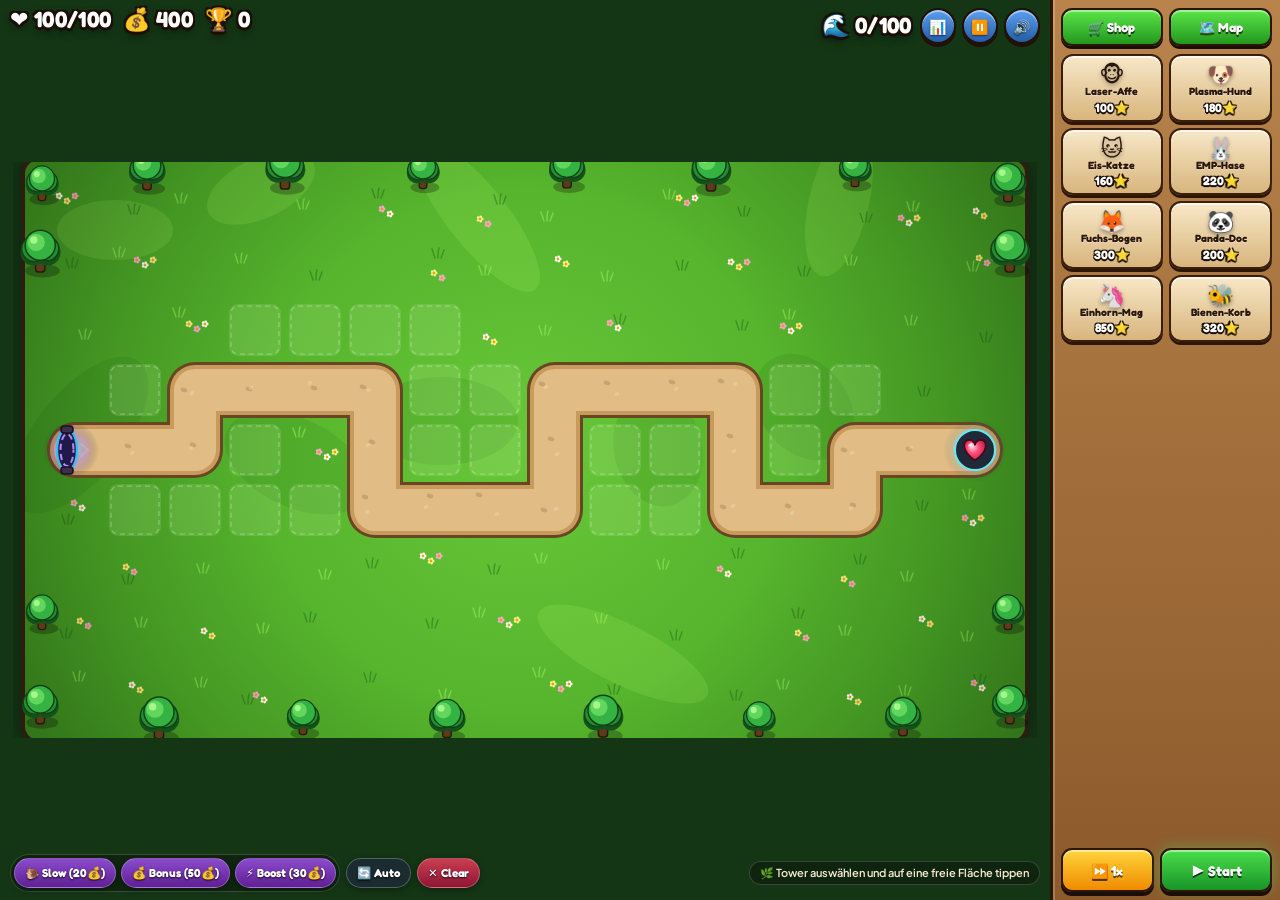
<file: web/index.html>
<!doctype html>
<html lang="de">
<head>
  <meta charset="utf-8" />
  <meta name="viewport" content="width=device-width, initial-scale=1, maximum-scale=1, user-scalable=no, viewport-fit=cover" />
  <title>Galactic Bloons – Tower Defense</title>
  <link rel="preconnect" href="https://fonts.googleapis.com" />
  <link rel="preconnect" href="https://fonts.gstatic.com" crossorigin />
  <link href="https://fonts.googleapis.com/css2?family=Fredoka:wght@500;600;700&family=Plus+Jakarta+Sans:wght@500;600;700;800&display=swap" rel="stylesheet" />
  <link rel="stylesheet" href="./style.css?v=20261115l" />
</head>
<body>
  <div id="app">
    <div class="game-area">
      <div class="stage-wrap">
        <main>
          <canvas id="game" width="1024" height="576"></canvas>
        </main>

        <div class="hud-floating-left">
          <div id="core">❤️ 100/100</div>
          <div id="credits">💰 400</div>
          <div id="score">🏆 0</div>
        </div>

        <div class="hud-floating-right">
          <div id="wave">🌊 0/100</div>
          <div class="hud-actions">
            <button id="statsBtn">📊</button>
            <button id="pauseBtn">⏸️</button>
            <button id="soundBtn">🔊</button>
          </div>
        </div>

        <div class="bottom-floating">
          <div id="abilities" class="abilities">
            <button id="abilSlow">🐌 Slow (20💰)</button>
            <button id="abilCredits">💰 Bonus (50💰)</button>
            <button id="abilBoost">⚡ Boost (30💰)</button>
          </div>
          <button id="autoWaveBtn">🔄 Auto</button>
          <button id="clearSelection">✕ Clear</button>
          <p id="hint">🌿 Tower auswählen und auf eine freie Fläche tippen</p>
        </div>
      </div>

      <aside class="tower-panel">
        <div class="sidebar-top">
          <button id="shopBtn">🛒 Shop</button>
          <button id="mapBtn">🗺️ Map</button>
        </div>
        <div class="tower-row" id="towerButtons"></div>
        <div class="sidebar-bottom">
          <button id="speedBtn">⏩ 1×</button>
          <button id="startWave">▶ Start</button>
        </div>
      </aside>
    </div>

    <div id="upgradePopup" class="popup hidden">
      <div class="popup-content">
        <h3 id="upgradeTitle">🔫 Laser ★1</h3>
        <p id="upgradeStats">Schaden: 12 → 14</p>
        <p id="upgradeStats2">Reichweite: 2.8 → 3.0</p>
        <div class="target-mode">
          <label>Ziel-Modus:</label>
          <select id="targetSelect">
            <option value="first">🥇 Erster</option>
            <option value="last">🥉 Letzter</option>
            <option value="strong">💪 Stärkster</option>
            <option value="near">📍 Nächster</option>
          </select>
        </div>
        <button id="upgradeBtn">⬆ Upgraden (100⭐)</button>
        <button id="sellBtn">💰 Verkaufen (+50)</button>
        <button id="closePopupBtn">✕ Schließen</button>
      </div>
    </div>

    <div id="shopPopup" class="popup hidden">
      <div class="popup-content">
        <h3>🛒 Shop</h3>
        <div id="shopItems"></div>
        <button id="closeShopBtn">✕ Schließen</button>
      </div>
    </div>

    <div id="mapPopup" class="popup hidden">
      <div class="popup-content">
        <h3>🗺️ Karte wählen</h3>
        <div id="mapList"></div>
        <button id="closeMapBtn">✕ Schließen</button>
      </div>
    </div>
  </div>

  <div id="statsOverlay" class="popup hidden">
    <div class="popup-content">
      <h3>📊 Statistik</h3>
      <div id="statsContent"></div>
      <button id="closeStatsBtn">✕ Schließen</button>
    </div>
  </div>

  <meta http-equiv="pragma" content="no-cache" />
  <script src="./game.js?v=20261115l"></script>
</body>
</html>
</file>
<file: web/style.css>
﻿:root {
  --bg-jungle-top: #265c29;
  --bg-jungle-mid: #163b19;
  --bg-jungle-deep: #0b200d;

  --wood-light: #6d4726;
  --wood-mid: #4d3017;
  --wood-dark: #36200e;
  --wood-inset: rgba(24, 13, 5, 0.58);
  --cartoon-outline: #211105;
  --bevel-top: rgba(255, 232, 186, 0.28);

  --text: #fff9eb;
  --text-muted: #e0cfa9;
  --accent: #38bdf8;
  --accent-glow: rgba(56, 189, 248, 0.45);
  --gold: #ffd84d;
  --pink: #ff7bd5;
  --ok: #4ade80;
  --warn: #fbbf24;
  --danger: #f43f5e;

  --font-display: 'Fredoka', 'Plus Jakarta Sans', system-ui, -apple-system, sans-serif;
  --font-ui: 'Plus Jakarta Sans', 'Segoe UI', system-ui, -apple-system, sans-serif;
}

* {
  box-sizing: border-box;
  font-family: var(--font-ui);
}

body {
  margin: 0;
  background:
    radial-gradient(ellipse 85% 50% at 50% 0%, rgba(114, 214, 92, 0.22) 0%, transparent 65%),
    radial-gradient(ellipse 65% 45% at 85% 90%, rgba(255, 200, 70, 0.1) 0%, transparent 60%),
    linear-gradient(180deg, var(--bg-jungle-top) 0%, var(--bg-jungle-mid) 45%, var(--bg-jungle-deep) 100%);
  background-attachment: fixed;
  color: var(--text);
  min-height: 100vh;
  -webkit-user-select: none;
  user-select: none;
  -webkit-tap-highlight-color: transparent;
}

#app {
  max-width: 1040px;
  margin: 0 auto;
  padding: 8px;
}

.game-area {
  display: flex;
  flex-direction: column;
  gap: 8px;
}

.stage-wrap {
  display: grid;
  grid-template-columns: 1fr auto;
  align-items: center;
  gap: 6px;
}

main {
  grid-column: 1 / -1;
  background: linear-gradient(180deg, #7c522c 0%, var(--wood-mid) 55%, var(--wood-dark) 100%);
  border-radius: 14px;
  padding: 5px;
  border: 3px solid var(--cartoon-outline);
  box-shadow:
    inset 0 2px 0 rgba(255, 236, 196, 0.34),
    0 6px 0 rgba(0, 0, 0, 0.35),
    0 14px 28px rgba(0, 0, 0, 0.5);
}

canvas {
  width: 100%;
  height: auto;
  aspect-ratio: 16 / 9;
  border-radius: 10px;
  border: 2px solid rgba(255, 232, 186, 0.22);
  touch-action: manipulation;
  display: block;
  cursor: pointer;
}

.hud-floating-left {
  display: flex;
  align-items: center;
  gap: 10px;
  pointer-events: none;
}

.hud-floating-left > div,
#wave {
  font-family: var(--font-display);
  font-weight: 800;
  font-size: clamp(16px, 1.8vw, 22px);
  line-height: 1.05;
  letter-spacing: 0.015em;
  font-variant-numeric: tabular-nums;
  color: #ffffff;
  background: transparent;
  border: none;
  padding: 0;
  white-space: nowrap;
  text-shadow:
    -2px -2px 0 #1b0e04,
     2px -2px 0 #1b0e04,
    -2px  2px 0 #1b0e04,
     2px  2px 0 #1b0e04,
     0    3px 0 #1b0e04,
     0    4px 8px rgba(0, 0, 0, 0.55);
}

.hud-floating-right {
  display: flex;
  align-items: center;
  gap: 8px;
}

.hud-actions {
  display: flex;
  align-items: center;
  gap: 6px;
}

.hud-actions button {
  width: 36px;
  height: 36px;
  min-width: 36px;
  min-height: 36px;
  padding: 0;
  display: inline-flex;
  align-items: center;
  justify-content: center;
  background: linear-gradient(180deg, #5ca0ef 0%, #245ca8 100%);
  border: 2.5px solid var(--cartoon-outline);
  box-shadow:
    0 3px 0 var(--cartoon-outline),
    inset 0 2px 0 rgba(255, 255, 255, 0.45);
  color: #ffffff;
  border-radius: 999px;
  cursor: pointer;
  font-size: 14px;
  line-height: 1;
  text-shadow: 0 1px 2px rgba(0, 0, 0, 0.5);
  transition: transform 0.08s ease, filter 0.12s ease, box-shadow 0.08s ease;
}

.hud-actions button:hover {
  filter: brightness(1.12);
  transform: translateY(-1px);
}

.hud-actions button:active {
  transform: translateY(2px);
  box-shadow: 0 1px 0 var(--cartoon-outline);
}

.hud-actions button.active,
#pauseBtn.active {
  background: linear-gradient(180deg, #fbbf24 0%, #d97706 100%);
  box-shadow:
    0 3px 0 var(--cartoon-outline),
    0 0 12px rgba(251, 191, 36, 0.55),
    inset 0 2px 0 rgba(255, 255, 255, 0.45);
}

.hud-actions button.muted {
  background: linear-gradient(180deg, #64748b 0%, #334155 100%);
  opacity: 0.7;
  filter: grayscale(0.5);
}

.bottom-floating {
  grid-column: 1 / -1;
  display: flex;
  align-items: center;
  gap: 6px;
  flex-wrap: wrap;
}

.bottom-floating button {
  pointer-events: auto;
}

.abilities,
#abilities {
  display: flex;
  align-items: center;
  gap: 5px;
  padding: 3px;
  border-radius: 999px;
  background: rgba(14, 24, 12, 0.55);
  border: 1.5px solid rgba(255, 255, 255, 0.18);
  backdrop-filter: blur(4px);
}

.abilities.hidden,
#abilities.hidden {
  display: none;
}

.abilities button,
#abilities button,
#autoWaveBtn,
#clearSelection {
  min-height: 30px;
  padding: 4px 10px;
  border-radius: 999px;
  font-family: var(--font-display);
  font-size: 11.5px;
  font-weight: 700;
  color: #ffffff;
  text-shadow: 0 1px 2px rgba(0, 0, 0, 0.85);
  border: 1.5px solid rgba(255, 255, 255, 0.25);
  background: rgba(30, 41, 59, 0.72);
  backdrop-filter: blur(4px);
  box-shadow: 0 2px 6px rgba(0, 0, 0, 0.35);
  cursor: pointer;
  transition: transform 0.08s ease, filter 0.12s ease;
}

.abilities button,
#abilities button {
  background: linear-gradient(180deg, rgba(168, 85, 247, 0.82), rgba(107, 33, 168, 0.88));
}

.abilities button:hover:not(:disabled),
#abilities button:hover:not(:disabled),
#autoWaveBtn:hover,
#clearSelection:hover {
  filter: brightness(1.12);
  transform: translateY(-1px);
}

.abilities button:disabled,
#abilities button:disabled {
  opacity: 0.45;
  filter: grayscale(0.8);
  cursor: not-allowed;
}

#autoWaveBtn.active {
  background: linear-gradient(180deg, rgba(56, 189, 248, 0.88), rgba(2, 132, 199, 0.92));
  border-color: #bae6fd;
}

#clearSelection {
  background: linear-gradient(180deg, rgba(244, 63, 94, 0.82), rgba(159, 18, 57, 0.88));
}

#hint {
  margin: 0 0 0 auto;
  padding: 4px 10px;
  border-radius: 999px;
  background: rgba(14, 24, 12, 0.56);
  border: 1.5px solid rgba(255, 255, 255, 0.16);
  backdrop-filter: blur(4px);
  color: #f4ead2;
  font-size: 11px;
  font-weight: 600;
  white-space: nowrap;
  overflow: hidden;
  text-overflow: ellipsis;
  max-width: 100%;
}

.tower-panel {
  display: flex;
  flex-direction: column;
  gap: 8px;
  padding: 8px;
  background: linear-gradient(180deg, #b8844c, #8c5a2b);
  border: 3px solid #2b1608;
  border-radius: 14px;
  box-shadow: inset 0 2px 0 rgba(255, 240, 200, 0.32), 0 6px 0 rgba(0, 0, 0, 0.35);
}

.sidebar-top,
.sidebar-bottom {
  display: flex;
  gap: 6px;
  flex-shrink: 0;
}

.sidebar-top button,
.sidebar-bottom button {
  flex: 1;
  min-height: 38px;
  padding: 6px 8px;
  border-radius: 11px;
  font-family: var(--font-display);
  font-size: 13px;
  font-weight: 700;
  color: #ffffff;
  border: 2.5px solid #2b1608;
  text-shadow: 0 1.5px 0 rgba(0, 0, 0, 0.65);
  cursor: pointer;
  transition: transform 0.08s ease, filter 0.12s ease, box-shadow 0.08s ease;
}

.sidebar-top button {
  background: linear-gradient(180deg, #5ce64a 0%, #22981c 100%);
  box-shadow:
    0 3px 0 #1b0e04,
    inset 0 2px 0 rgba(255, 255, 255, 0.45);
}

.sidebar-top button:hover,
.sidebar-bottom button:hover:not(:disabled) {
  filter: brightness(1.08);
  transform: translateY(-1px);
}

.sidebar-top button:active,
.sidebar-bottom button:active:not(:disabled) {
  transform: translateY(2px);
  box-shadow: 0 1px 0 #1b0e04;
}

.sidebar-bottom button {
  min-height: 44px;
  font-size: 14px;
}

#speedBtn {
  background: linear-gradient(180deg, #ffd43b 0%, #f08c00 100%);
  box-shadow:
    0 4px 0 #1b0e04,
    inset 0 2px 0 rgba(255, 255, 255, 0.48);
}

#speedBtn.active {
  background: linear-gradient(180deg, #fb923c 0%, #d9480f 100%);
  border-color: #fff3bf;
}

#speedBtn.turbo {
  background: linear-gradient(180deg, #ff6b2b 0%, #dc2626 60%, #991b1b 100%);
  border-color: #fef08a;
  box-shadow:
    0 4px 0 #1b0e04,
    0 0 14px rgba(239, 68, 68, 0.65),
    inset 0 2px 0 rgba(254, 240, 138, 0.5);
}

#startWave {
  flex: 1.25;
  background: linear-gradient(180deg, #4ade4a 0%, #199428 100%);
  box-shadow:
    0 4px 0 #1b0e04,
    0 0 14px rgba(74, 222, 128, 0.4),
    inset 0 2px 0 rgba(255, 255, 255, 0.48);
  animation: startPulse 2.2s ease-in-out infinite;
}

#startWave:disabled {
  animation: none;
  opacity: 0.6;
  cursor: not-allowed;
}

@keyframes startPulse {
  0%, 100% {
    box-shadow:
      0 4px 0 #1b0e04,
      0 0 10px rgba(74, 222, 128, 0.3),
      inset 0 2px 0 rgba(255, 255, 255, 0.45);
  }
  50% {
    box-shadow:
      0 4px 0 #1b0e04,
      0 0 20px rgba(74, 222, 128, 0.65),
      inset 0 2px 0 rgba(255, 255, 255, 0.58);
  }
}

.tower-row {
  display: grid;
  grid-template-columns: repeat(4, 1fr);
  gap: 6px;
  align-content: start;
}

.tower-row button {
  position: relative;
  display: flex;
  flex-direction: column;
  align-items: center;
  justify-content: center;
  gap: 2px;
  border: 2.5px solid #3a1e09;
  background: linear-gradient(180deg, #f8e8c8 0%, #d8b57d 100%);
  color: #2b1608;
  border-radius: 12px;
  padding: 6px 4px 5px;
  font-size: 11px;
  font-weight: 700;
  cursor: pointer;
  transition: transform 0.08s ease, box-shadow 0.1s ease, filter 0.12s ease, border-color 0.12s ease;
  min-height: 62px;
  box-shadow:
    0 3px 0 #2b1608,
    inset 0 2px 0 rgba(255, 255, 255, 0.65);
}

.tower-row button:hover:not(:disabled) {
  transform: translateY(-2px);
  filter: brightness(1.06);
  box-shadow:
    0 5px 0 #2b1608,
    0 0 10px rgba(255, 224, 130, 0.45),
    inset 0 2px 0 rgba(255, 255, 255, 0.78);
}

.tower-row button:active:not(:disabled) {
  transform: translateY(2px);
  box-shadow: 0 1px 0 #2b1608;
}

.tower-row button.selected {
  transform: translateY(-2px);
  border-color: #fde047;
  background: linear-gradient(180deg, #5be068 0%, #249635 100%);
  box-shadow:
    0 4px 0 #103318,
    0 0 0 2.5px rgba(253, 224, 71, 0.65),
    inset 0 2px 0 rgba(255, 255, 255, 0.52);
}

.tower-row button.selected .tower-label {
  color: #ffffff;
  text-shadow: 0 1px 0 rgba(0, 0, 0, 0.65);
}

.tower-row button:disabled {
  background: linear-gradient(180deg, #6e5943 0%, #4b3b2a 100%);
  border: 2px dashed rgba(43, 22, 8, 0.45);
  cursor: not-allowed;
  box-shadow: none;
}

.tower-row button:disabled .tower-icon,
.tower-row button:disabled .tower-label {
  opacity: 0.48;
  filter: grayscale(0.75);
}

.tower-row button .tower-icon {
  font-size: 22px;
  line-height: 1;
  filter: drop-shadow(0 2px 2px rgba(0, 0, 0, 0.35));
}

.tower-row button .tower-label {
  font-family: var(--font-display);
  font-size: 10.5px;
  font-weight: 700;
  color: #2b1608;
  text-shadow: 0 1px 0 rgba(255, 255, 255, 0.45);
  line-height: 1.1;
  text-align: center;
}

.tower-row button .tower-cost {
  font-family: var(--font-display);
  font-size: 12px;
  font-weight: 800;
  font-variant-numeric: tabular-nums;
  color: #ffffff;
  background: transparent;
  border: none;
  padding: 0;
  text-shadow:
    -1.2px -1.2px 0 #1b0e04,
     1.2px -1.2px 0 #1b0e04,
    -1.2px  1.2px 0 #1b0e04,
     1.2px  1.2px 0 #1b0e04,
     0      2px   0 #1b0e04;
}

.tower-row button:disabled .tower-cost {
  color: #fda4af;
}

@media (min-width: 901px), (max-height: 500px) and (orientation: landscape) {
  #app {
    width: 100vw;
    height: 100dvh;
    max-width: 100%;
    padding: 0;
    overflow: hidden;
    display: flex;
  }
  .game-area {
    display: flex;
    flex-direction: row;
    width: 100%;
    height: 100%;
    gap: 0;
  }
  .stage-wrap {
    position: relative;
    flex: 1;
    min-width: 0;
    height: 100%;
    display: flex;
    align-items: center;
    justify-content: center;
    background: #143615;
  }
  main {
    width: 100%;
    height: 100%;
    display: flex;
    align-items: center;
    justify-content: center;
    background: transparent;
    border: none;
    box-shadow: none;
    padding: 0;
    border-radius: 0;
  }
  canvas {
    width: auto;
    height: auto;
    max-width: 100%;
    max-height: 100%;
    aspect-ratio: 16 / 9;
    border: none;
    border-radius: 0;
    box-shadow: none;
    margin: 0 auto;
  }
  .hud-floating-left {
    position: absolute;
    top: 8px;
    left: 10px;
    display: flex;
    gap: 12px;
    z-index: 10;
    pointer-events: none;
  }
  .hud-floating-right {
    position: absolute;
    top: 8px;
    right: 10px;
    display: flex;
    align-items: center;
    gap: 8px;
    z-index: 10;
  }
  .bottom-floating {
    position: absolute;
    bottom: 8px;
    left: 10px;
    right: 10px;
    display: flex;
    align-items: center;
    gap: 6px;
    flex-wrap: wrap;
    z-index: 10;
    pointer-events: none;
  }
  .tower-panel {
    width: clamp(150px, 18vw, 250px);
    height: 100%;
    display: flex;
    flex-direction: column;
    justify-content: space-between;
    gap: 8px;
    padding: 8px;
    background: linear-gradient(180deg, #b8844c, #8c5a2b);
    border: none;
    border-left: 3px solid #2b1608;
    border-radius: 0;
    box-shadow: inset 2px 0 0 rgba(255, 240, 200, 0.24);
  }
  .tower-row {
    display: grid;
    grid-template-columns: repeat(2, 1fr);
    gap: 6px;
    overflow-y: auto;
    flex: 1;
    align-content: start;
  }
}

/* ── Popups (Upgrade / Shop / Map / Stats) ── */
.popup {
  position: fixed;
  top: 0;
  left: 0;
  width: 100%;
  height: 100%;
  display: flex;
  align-items: center;
  justify-content: center;
  padding: 16px;
  background: rgba(8, 16, 8, 0.72);
  z-index: 100;
  backdrop-filter: blur(5px);
}

.popup.hidden {
  display: none;
}

.popup-content {
  background: linear-gradient(180deg, var(--wood-light) 0%, var(--wood-mid) 55%, var(--wood-dark) 100%);
  border: 3.5px solid var(--cartoon-outline);
  border-radius: 20px;
  padding: 20px 20px 18px;
  min-width: 300px;
  max-width: 400px;
  width: 100%;
  max-height: 88dvh;
  overflow-y: auto;
  box-shadow:
    inset 0 2px 0 var(--bevel-top),
    0 10px 0 rgba(0, 0, 0, 0.4),
    0 20px 45px rgba(0, 0, 0, 0.7);
  animation: popIn 0.16s cubic-bezier(0.2, 0.9, 0.3, 1.1) forwards;
}

@keyframes popIn {
  from {
    opacity: 0;
    transform: scale(0.92) translateY(8px);
  }
  to {
    opacity: 1;
    transform: scale(1) translateY(0);
  }
}

.popup-content h3 {
  margin: 0 0 14px;
  padding-bottom: 10px;
  border-bottom: 2px solid rgba(0, 0, 0, 0.35);
  color: var(--gold);
  font-family: var(--font-display);
  font-size: 20px;
  font-weight: 700;
  letter-spacing: 0.015em;
  text-align: center;
  text-shadow: 0 2px 0 var(--cartoon-outline);
}

.popup-content p {
  margin: 6px 0;
  padding: 9px 12px;
  border-radius: 11px;
  background: var(--wood-inset);
  border: 2px solid var(--cartoon-outline);
  font-size: 13px;
  font-weight: 600;
  color: var(--text);
  display: flex;
  justify-content: space-between;
  align-items: center;
}

.popup-content button {
  display: block;
  width: 100%;
  min-height: 42px;
  margin-top: 9px;
  padding: 10px 12px;
  border-radius: 12px;
  font-family: var(--font-display);
  font-size: 14.5px;
  font-weight: 700;
  letter-spacing: 0.015em;
  border: 2.5px solid var(--cartoon-outline);
  background: linear-gradient(180deg, #4b8fe2 0%, #245ca8 100%);
  color: #ffffff;
  text-shadow: 0 1.5px 0 rgba(0, 0, 0, 0.6);
  cursor: pointer;
  transition: transform 0.08s ease, filter 0.12s ease, box-shadow 0.08s ease;
  box-shadow:
    0 4px 0 var(--cartoon-outline),
    inset 0 2px 0 rgba(255, 255, 255, 0.35);
}

.popup-content button:hover:not(:disabled) {
  filter: brightness(1.09);
  transform: translateY(-1px);
  box-shadow:
    0 5px 0 var(--cartoon-outline),
    inset 0 2px 0 rgba(255, 255, 255, 0.42);
}

.popup-content button:active:not(:disabled) {
  transform: translateY(3px);
  box-shadow: 0 1px 0 var(--cartoon-outline);
}

.popup-content button:disabled {
  opacity: 0.5;
  cursor: not-allowed;
}

.popup-content #upgradeStats,
.popup-content #upgradeStats2 {
  margin: 7px 0;
  padding: 9px 13px;
  border-radius: 11px;
  font-family: var(--font-display);
  font-size: 14.5px;
  font-weight: 700;
  font-variant-numeric: tabular-nums;
  letter-spacing: 0.015em;
  color: #fffdf5;
  background: linear-gradient(90deg, rgba(56, 189, 248, 0.2), var(--wood-inset));
  border: 2px solid var(--cartoon-outline);
  border-left: 5px solid var(--accent);
  text-shadow: 0 1px 0 rgba(0, 0, 0, 0.65);
}

.popup-content #upgradeStats2 {
  background: linear-gradient(90deg, rgba(74, 222, 128, 0.2), var(--wood-inset));
  border-left-color: var(--ok);
}

.popup-content #upgradeBtn {
  margin-top: 12px;
}

.popup-content #upgradeBtn:enabled {
  background: linear-gradient(180deg, #4ade4a 0%, #199428 100%);
  border-color: #211105;
  box-shadow:
    0 4px 0 var(--cartoon-outline),
    0 0 16px rgba(74, 222, 128, 0.48),
    inset 0 2px 0 rgba(255, 255, 255, 0.42);
}

.popup-content #upgradeBtn:disabled {
  background: linear-gradient(180deg, #3b2f24, #261d15);
  border: 2px dashed rgba(255, 232, 186, 0.25);
  color: #a89a82;
  text-shadow: none;
  opacity: 0.55;
  filter: grayscale(0.85);
  box-shadow: none;
  cursor: not-allowed;
}

.popup-content #sellBtn {
  background: linear-gradient(180deg, #fbbf24 0%, #d97706 100%);
  color: #fffdf5;
  box-shadow:
    0 4px 0 var(--cartoon-outline),
    0 0 12px rgba(251, 191, 36, 0.28),
    inset 0 2px 0 rgba(255, 255, 255, 0.42);
}

.popup-content #closePopupBtn,
.popup-content #closeShopBtn,
.popup-content #closeMapBtn,
.popup-content #closeStatsBtn {
  background: linear-gradient(180deg, #64748b 0%, #334155 100%);
}

/* ── Target Mode Select ── */
.target-mode {
  display: flex;
  align-items: center;
  gap: 10px;
  margin: 10px 0 4px;
  padding: 8px 10px;
  border-radius: 11px;
  background: var(--wood-inset);
  border: 2px solid var(--cartoon-outline);
}

.target-mode label {
  font-size: 13px;
  font-weight: 700;
  color: var(--text-muted);
  white-space: nowrap;
}

.target-mode select {
  flex: 1;
  min-height: 34px;
  padding: 6px 8px;
  border-radius: 8px;
  background: #2c1a0b;
  color: var(--text);
  border: 2px solid var(--cartoon-outline);
  font-size: 13px;
  font-weight: 700;
  cursor: pointer;
  outline: none;
}

.target-mode select:focus {
  border-color: var(--gold);
}

/* ── Shop Items ── */
.shop-item {
  display: flex;
  justify-content: space-between;
  align-items: center;
  gap: 10px;
  padding: 10px 12px;
  margin: 7px 0;
  border-radius: 13px;
  background: var(--wood-inset);
  border: 2px solid var(--cartoon-outline);
}

.shop-item-info {
  flex: 1;
}

.shop-item-info .name {
  font-family: var(--font-display);
  font-weight: 700;
  font-size: 14.5px;
  color: var(--text);
}

.shop-item-info .desc {
  font-size: 12px;
  color: var(--text-muted);
  margin-top: 2px;
}

.shop-item-info .lvl {
  font-size: 11.5px;
  font-weight: 700;
  color: var(--gold);
  margin-top: 2px;
}

.shop-item button {
  width: auto;
  min-width: 78px;
  min-height: 40px;
  padding: 8px 13px;
  margin: 0;
  font-size: 13px;
  font-variant-numeric: tabular-nums;
}

.shop-item button:enabled {
  background: linear-gradient(180deg, #4ade4a 0%, #199428 100%);
  box-shadow:
    0 3px 0 var(--cartoon-outline),
    0 0 12px rgba(74, 222, 128, 0.35),
    inset 0 2px 0 rgba(255, 255, 255, 0.4);
}

.shop-item button:disabled {
  background: linear-gradient(180deg, #3b2f24, #261d15);
  border: 2px dashed rgba(255, 232, 186, 0.25);
  color: #a89a82;
  text-shadow: none;
  opacity: 0.55;
  filter: grayscale(0.85);
  box-shadow: none;
  cursor: not-allowed;
}

/* ── Map Selection ── */
.map-option {
  display: flex;
  align-items: center;
  gap: 12px;
  padding: 11px 12px;
  margin: 7px 0;
  border-radius: 13px;
  background: var(--wood-inset);
  border: 2.5px solid var(--cartoon-outline);
  cursor: pointer;
  transition: transform 0.1s ease, border-color 0.12s ease, background 0.12s ease;
}

.map-option:hover {
  transform: translateY(-1px);
  background: rgba(65, 42, 18, 0.85);
  border-color: var(--gold);
}

.map-option .map-icon {
  font-size: 28px;
  line-height: 1;
}

.map-option .map-name {
  font-family: var(--font-display);
  font-weight: 700;
  font-size: 15.5px;
}

.map-option .map-desc {
  font-size: 12px;
  color: var(--text-muted);
}

/* ── Stats Overlay Grid / Cards (matching #shopPopup) ── */
#statsOverlay .popup-content {
  max-width: 440px;
}

#statsContent {
  display: grid;
  grid-template-columns: repeat(2, minmax(0, 1fr));
  gap: 8px;
  margin-bottom: 4px;
}

#statsContent p {
  margin: 0;
  padding: 10px 12px;
  border-radius: 13px;
  background: var(--wood-inset);
  border: 2px solid var(--cartoon-outline);
  display: flex;
  flex-direction: column;
  align-items: flex-start;
  justify-content: space-between;
  gap: 4px;
  font-size: 12px;
  font-weight: 600;
  color: var(--text-muted);
  line-height: 1.25;
}

#statsContent p b {
  font-family: var(--font-display);
  font-size: 19px;
  font-weight: 700;
  font-variant-numeric: tabular-nums;
  color: var(--text);
  text-shadow: 0 1.5px 0 rgba(0, 0, 0, 0.75);
}

#statsContent p:nth-child(1) b { color: var(--pink); }
#statsContent p:nth-child(2) b { color: #67d8ff; }
#statsContent p:nth-child(3) b { color: #c084fc; }
#statsContent p:nth-child(4) b { color: #6ef77b; }
#statsContent p:nth-child(5) b { color: #fb7185; }
#statsContent p:nth-child(6) {
  border-color: #facc15;
  background: linear-gradient(180deg, rgba(120, 84, 16, 0.55), var(--wood-inset));
}
#statsContent p:nth-child(6) b { color: var(--gold); }

/* ── Floating Score Popup ── */
.score-popup {
  position: fixed;
  pointer-events: none;
  white-space: nowrap;
  max-width: calc(100vw - 16px);
  font-family: var(--font-display);
  font-weight: 700;
  font-size: clamp(13px, 3.8vw, 18px);
  padding: 6px 12px;
  background: rgba(24, 13, 5, 0.85);
  border: 2px solid var(--gold);
  border-radius: 999px;
  color: var(--gold);
  text-shadow: 0 2px 0 var(--cartoon-outline);
  box-shadow: 0 6px 18px rgba(0, 0, 0, 0.65);
  z-index: 50;
  animation: floatUp 1.2s ease-out forwards;
}

@keyframes floatUp {
  0% {
    opacity: 1;
    transform: translateX(-50%) translateY(0) scale(1);
  }
  100% {
    opacity: 0;
    transform: translateX(-50%) translateY(-40px) scale(1.12);
  }
}

@media (max-width: 900px) and (orientation: portrait) {
  body,
  #app {
    overflow-x: hidden;
    max-width: 100vw;
  }
  #app {
    width: 100%;
    min-height: 100dvh;
    padding: max(6px, env(safe-area-inset-top)) max(6px, env(safe-area-inset-right)) max(8px, env(safe-area-inset-bottom)) max(6px, env(safe-area-inset-left));
    display: flex;
    flex-direction: column;
  }
  .game-area {
    display: flex;
    flex-direction: column;
    gap: 8px;
    width: 100%;
  }
  .stage-wrap {
    display: grid;
    grid-template-columns: 1fr auto;
    align-items: center;
    gap: 6px;
    width: 100%;
  }
  main {
    grid-column: 1 / -1;
    padding: 4px;
    border-radius: 12px;
  }
  canvas {
    width: 100%;
    height: auto;
    border-radius: 8px;
  }
  #score {
    display: none;
  }
  .bottom-floating {
    grid-column: 1 / -1;
    justify-content: center;
    gap: 5px;
  }
  #hint {
    width: 100%;
    margin: 2px 0 0;
    text-align: center;
  }
  .tower-panel {
    width: 100%;
    padding: 7px;
    gap: 7px;
  }
  .tower-row {
    grid-template-columns: repeat(4, 1fr);
    gap: 6px;
  }
  .popup {
    padding: 10px;
  }
  .popup-content,
  #statsOverlay .popup-content {
    width: min(92vw, 360px);
    min-width: 0;
    max-width: min(92vw, 360px);
    max-height: 85dvh;
    overflow-y: auto;
    -webkit-overflow-scrolling: touch;
    padding: 14px;
    margin: 0;
    border-radius: 16px;
  }
  .popup-content #closePopupBtn,
  .popup-content #closeShopBtn,
  .popup-content #closeMapBtn,
  .popup-content #closeStatsBtn {
    position: static;
  }
}

@media (max-width: 450px) and (orientation: portrait) {
  .hud-floating-left > div,
  #wave {
    font-size: 16px;
  }
  .hud-actions button {
    width: 32px;
    height: 32px;
    min-width: 32px;
    min-height: 32px;
    font-size: 13px;
  }
  .abilities button,
  #abilities button,
  #autoWaveBtn,
  #clearSelection {
    min-height: 32px;
    font-size: 10.5px;
    padding: 4px 7px;
  }
  .tower-row {
    gap: 5px;
  }
  .tower-row button {
    min-height: 56px;
    padding: 5px 3px 4px;
  }
  .tower-row button .tower-icon {
    font-size: 19px;
  }
  .tower-row button .tower-label {
    display: block;
    font-size: 8.5px;
    line-height: 1.1;
  }
  .tower-row button .tower-cost {
    font-size: 11px;
  }
  .sidebar-top button {
    min-height: 36px;
    font-size: 12px;
  }
  .sidebar-bottom button {
    min-height: 42px;
    font-size: 13.5px;
  }
}

@media (max-height: 500px) and (orientation: landscape) {
  #app {
    padding-left: max(0px, env(safe-area-inset-left));
    padding-right: max(0px, env(safe-area-inset-right));
  }
  .hud-floating-left {
    top: 5px;
    left: 8px;
    gap: 8px;
  }
  .hud-floating-left > div,
  #wave {
    font-size: 14px;
  }
  .hud-floating-right {
    top: 5px;
    right: 8px;
    gap: 6px;
  }
  .hud-actions button {
    width: 28px;
    height: 28px;
    min-width: 28px;
    min-height: 28px;
    font-size: 12px;
  }
  .bottom-floating {
    bottom: 5px;
    left: 8px;
    right: 8px;
    gap: 4px;
  }
  .abilities button,
  #abilities button,
  #autoWaveBtn,
  #clearSelection {
    min-height: 26px;
    font-size: 10px;
    padding: 2px 7px;
  }
  #hint {
    display: none;
  }
  .tower-panel {
    width: clamp(140px, 21vw, 195px);
    padding: 5px;
    gap: 5px;
  }
  .sidebar-top button {
    min-height: 30px;
    font-size: 11px;
    padding: 3px 5px;
  }
  .sidebar-bottom button {
    min-height: 34px;
    font-size: 12px;
    padding: 4px 6px;
  }
  .tower-row {
    gap: 4px;
    scrollbar-width: none;
  }
  .tower-row::-webkit-scrollbar {
    display: none;
  }
  .tower-row button {
    min-height: 46px;
    padding: 3px 2px;
  }
  .tower-row button .tower-icon {
    font-size: 16px;
  }
  .tower-row button .tower-label {
    font-size: 8.5px;
  }
  .tower-row button .tower-cost {
    font-size: 10px;
  }
}
</file>
